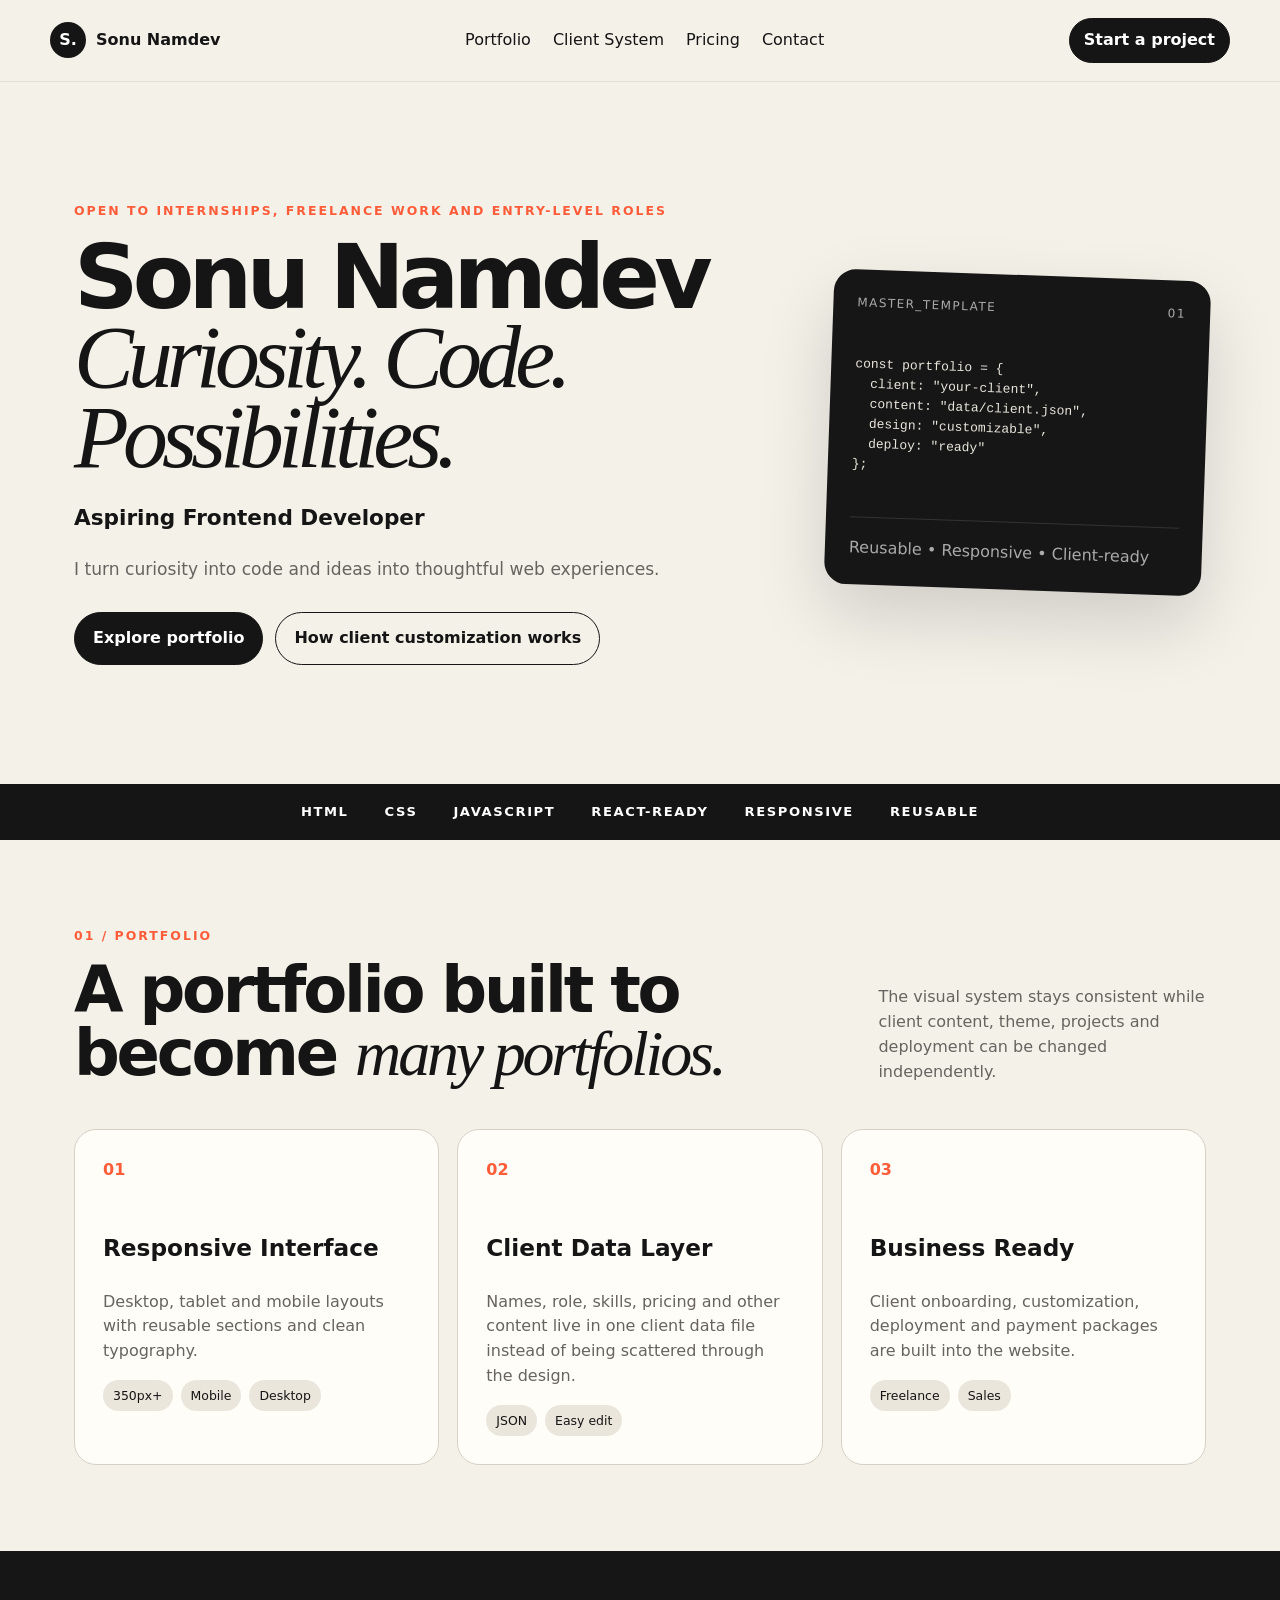
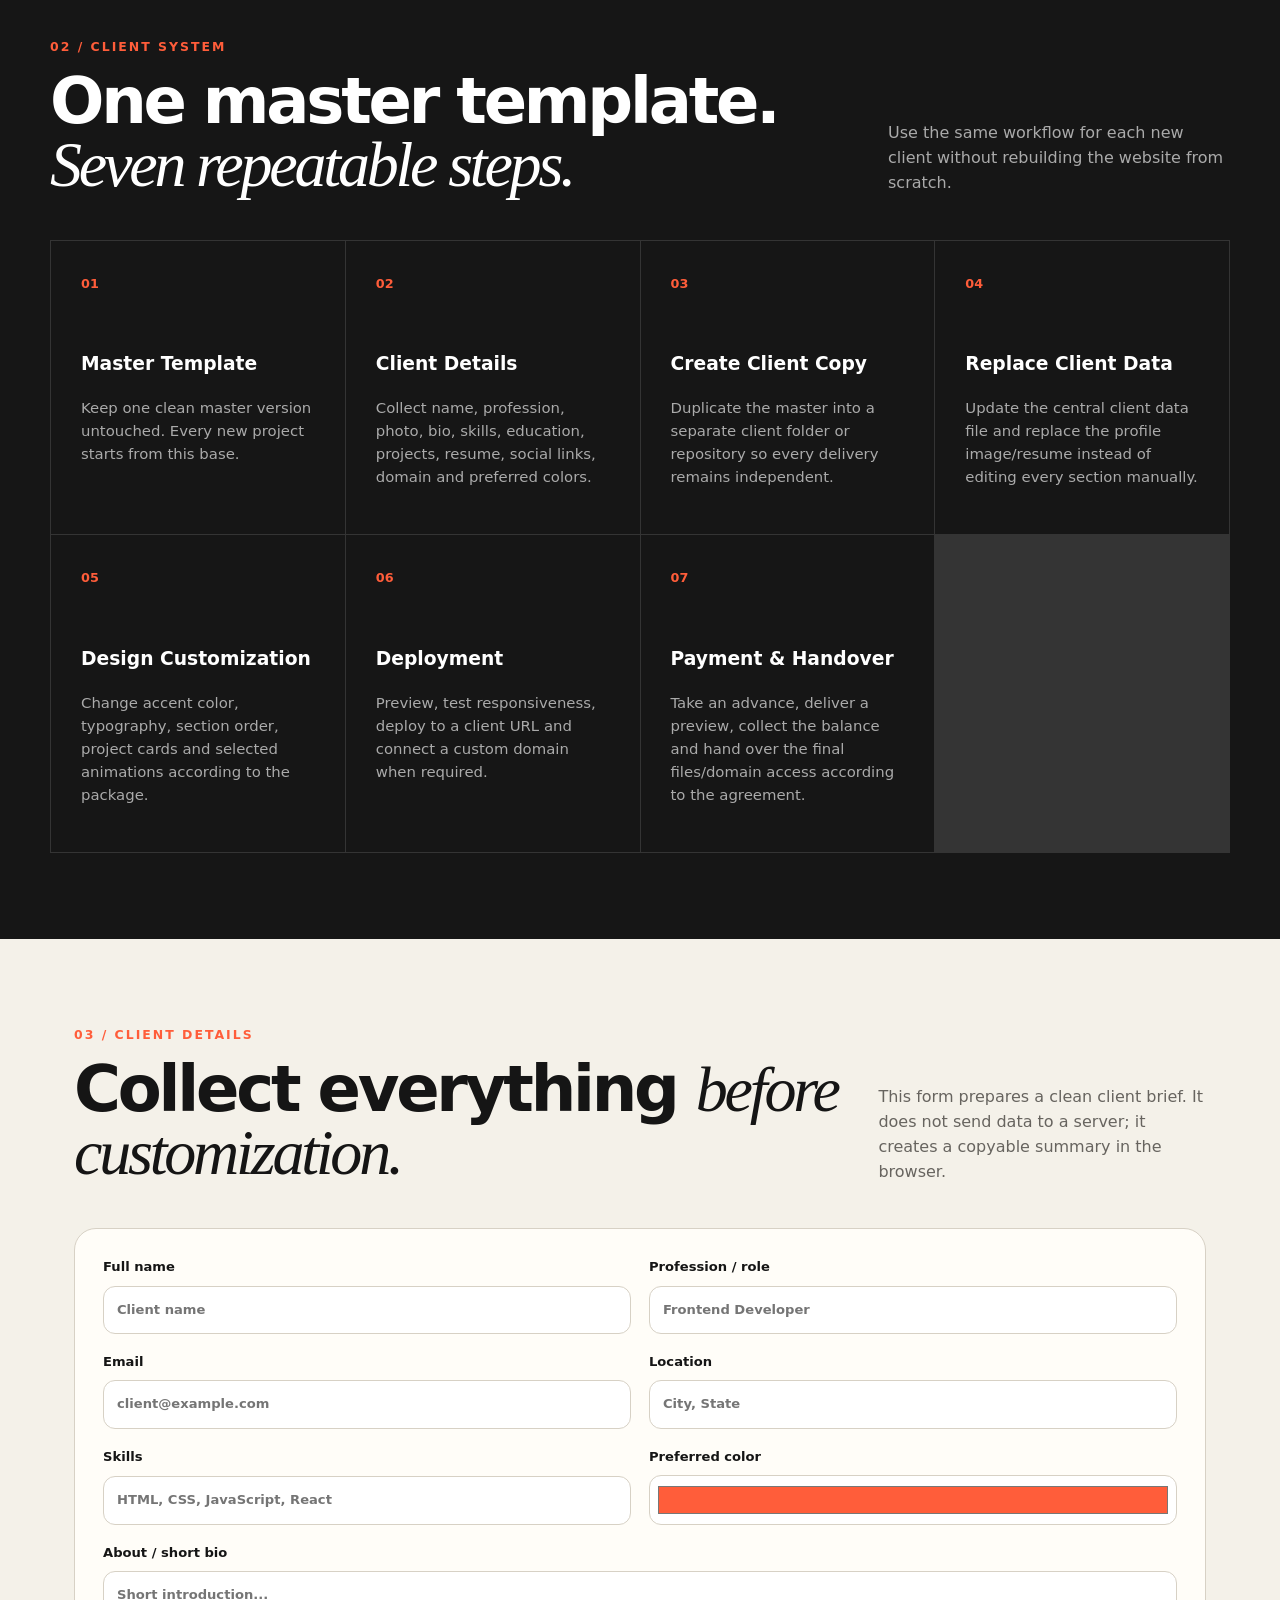
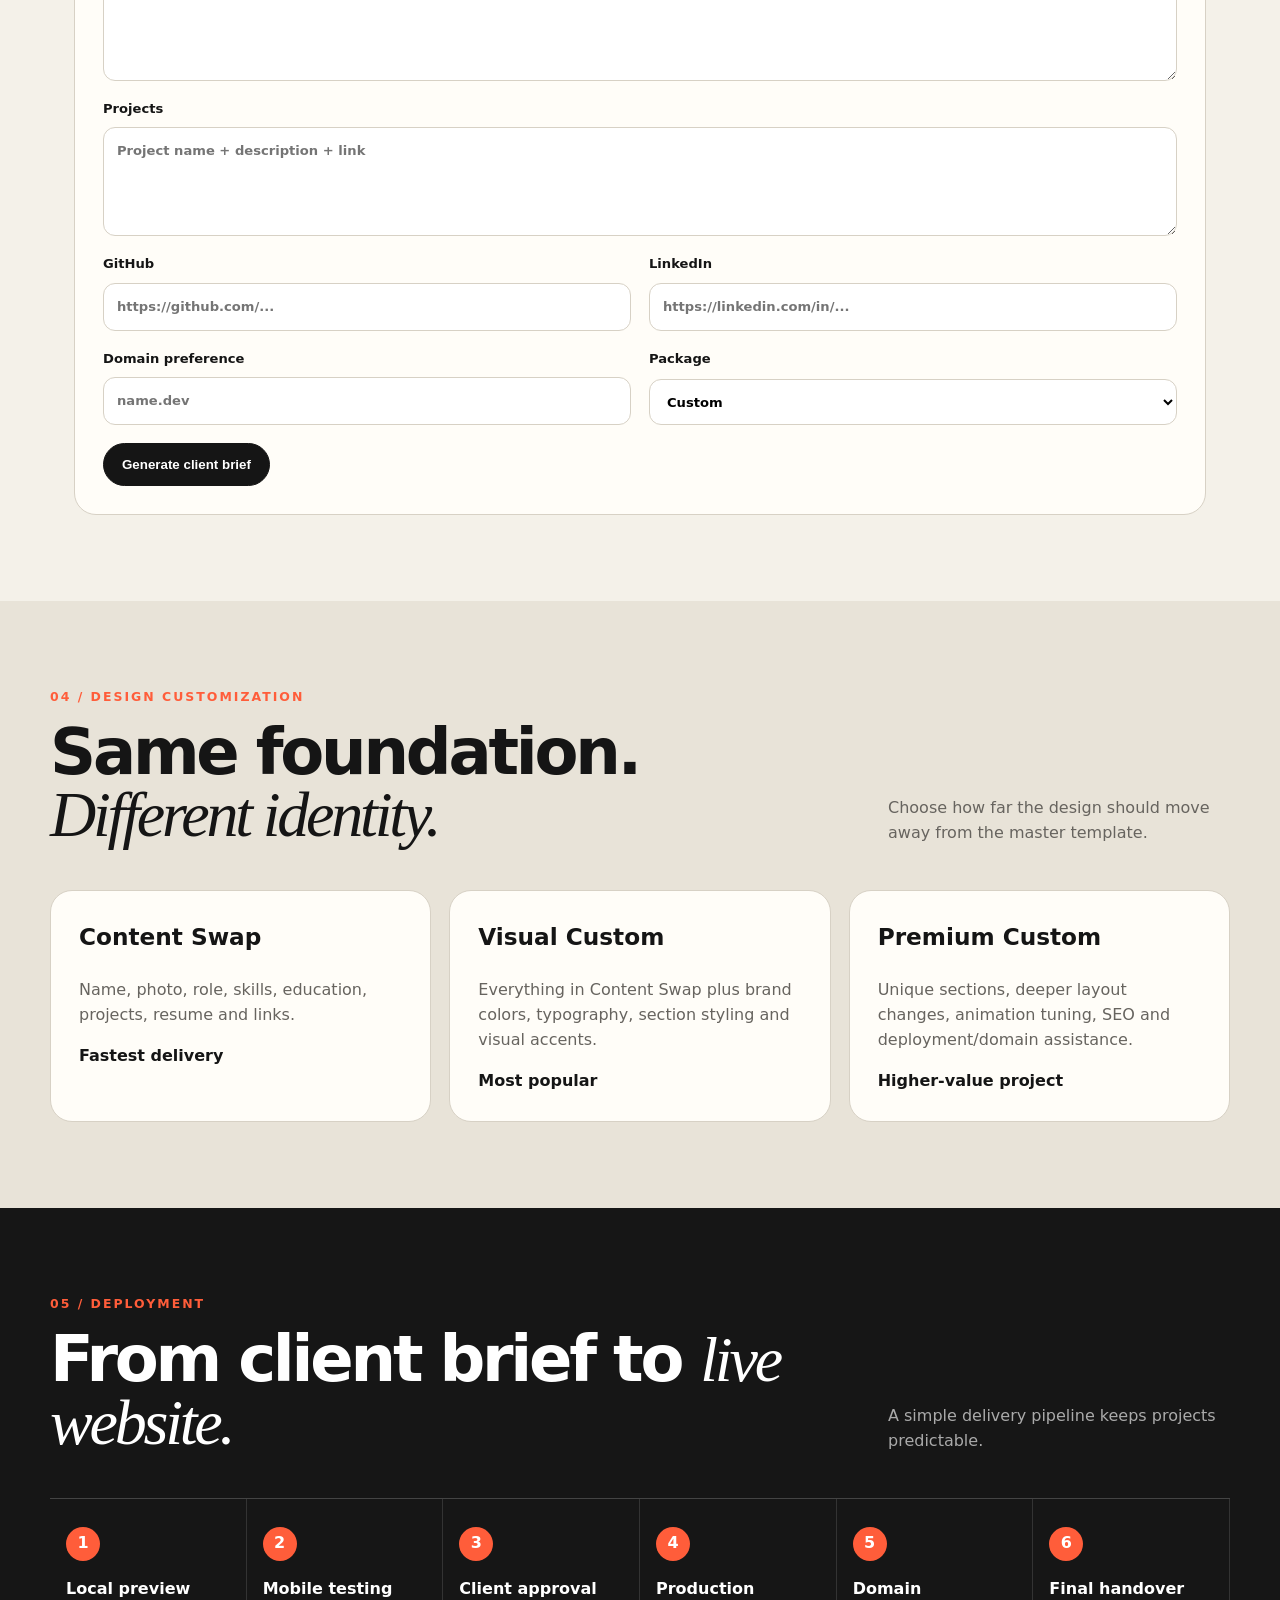
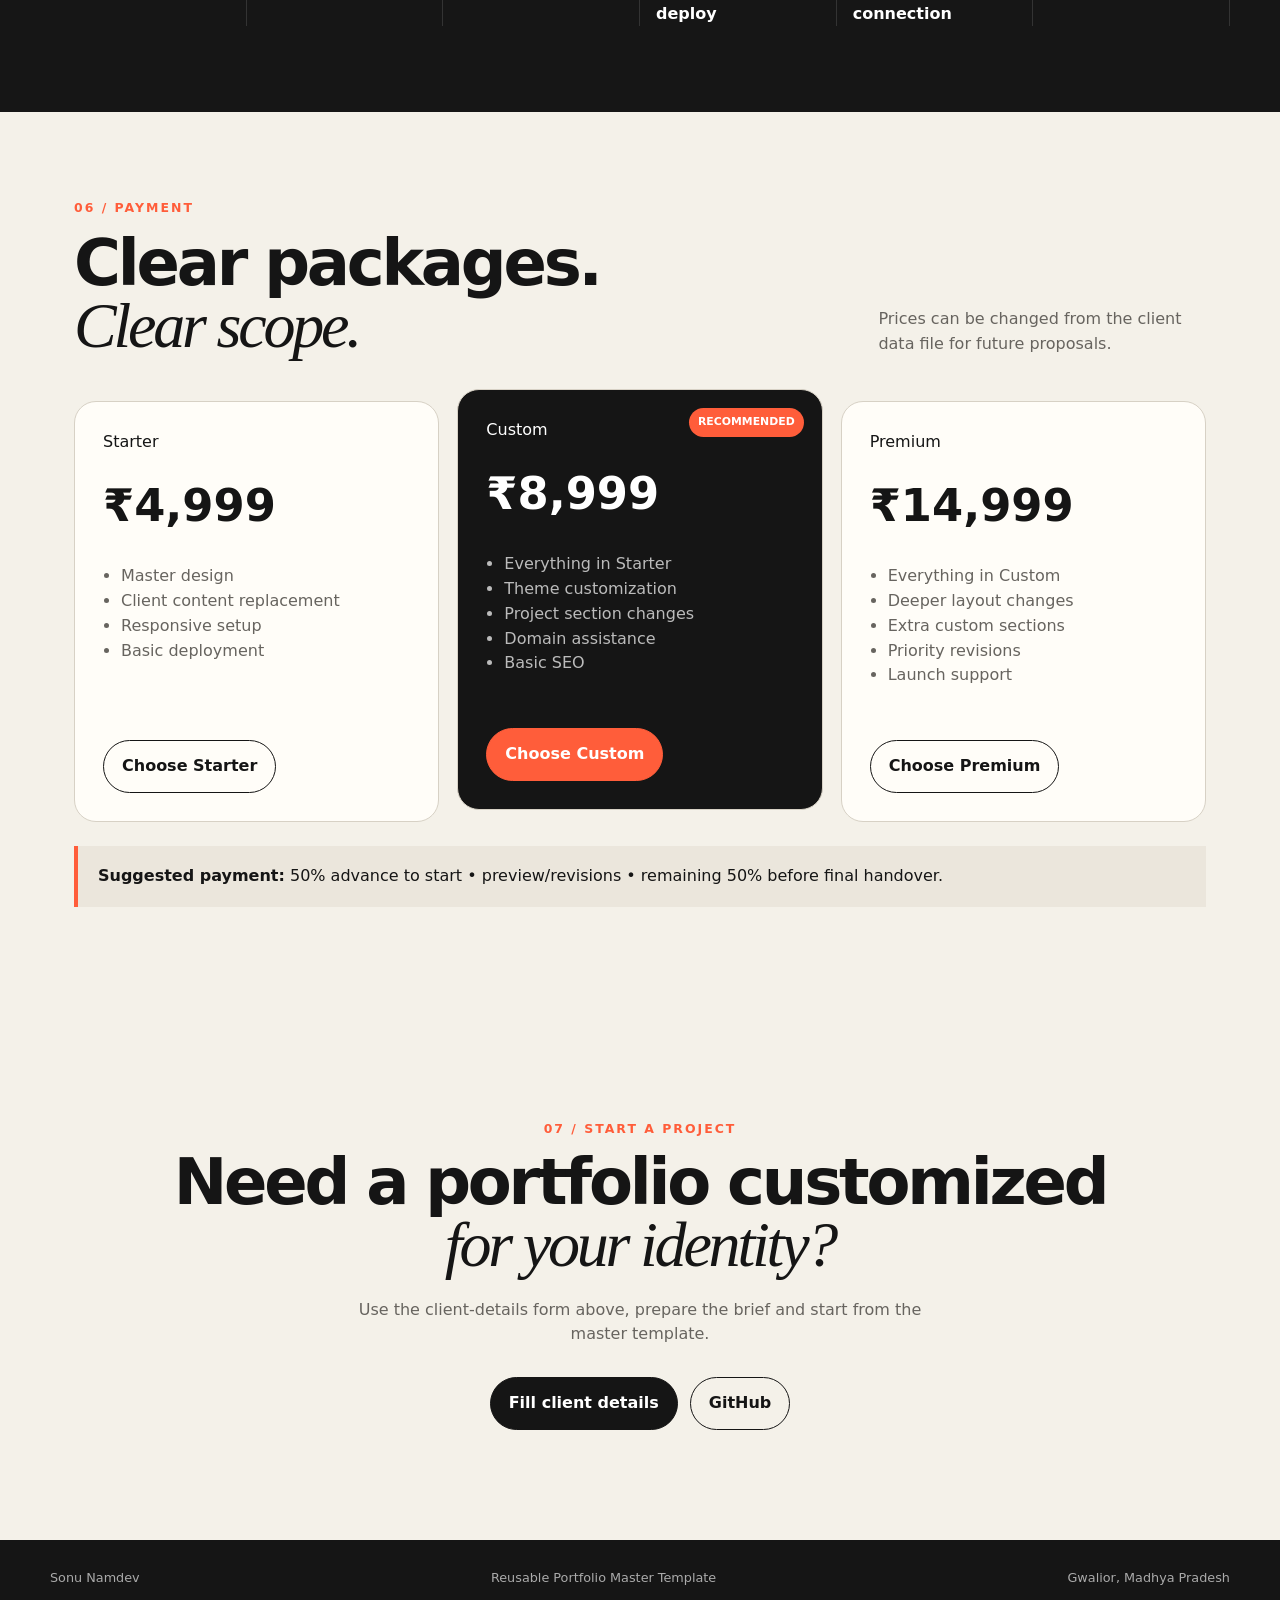
<file: client-ready/index.html>
<!DOCTYPE html>
<html lang="en">
<head>
  <meta charset="UTF-8" />
  <meta name="viewport" content="width=device-width, initial-scale=1.0" />
  <title>Portfolio Master Template</title>
  <meta name="description" content="Reusable portfolio master template for customized client websites." />
  <link rel="stylesheet" href="styles.css" />
</head>
<body>
  <header class="topbar">
    <a class="brand" href="#home"><span class="brand-mark">S.</span><span id="brandName">Sonu Namdev</span></a>
    <nav>
      <a href="#work">Portfolio</a>
      <a href="#client-system">Client System</a>
      <a href="#pricing">Pricing</a>
      <a href="#contact">Contact</a>
    </nav>
    <a class="button small" href="#client-form">Start a project</a>
  </header>

  <main>
    <section class="hero" id="home">
      <div>
        <p class="eyebrow" id="availability">Open to freelance work</p>
        <h1><span id="heroName">Sonu Namdev</span><br><em id="tagline">Curiosity. Code. Possibilities.</em></h1>
        <p class="role" id="role">Aspiring Frontend Developer</p>
        <p class="intro" id="intro">I turn curiosity into code and ideas into thoughtful web experiences.</p>
        <div class="actions">
          <a class="button" href="#work">Explore portfolio</a>
          <a class="ghost" href="#client-system">How client customization works</a>
        </div>
      </div>
      <aside class="hero-card">
        <div class="code-top"><span>MASTER_TEMPLATE</span><span>01</span></div>
        <pre><code>const portfolio = {
  client: "your-client",
  content: "data/client.json",
  design: "customizable",
  deploy: "ready"
};</code></pre>
        <div class="status">Reusable • Responsive • Client-ready</div>
      </aside>
    </section>

    <section class="strip"><span>HTML</span><span>CSS</span><span>JavaScript</span><span>React-ready</span><span>Responsive</span><span>Reusable</span></section>

    <section class="section" id="work">
      <p class="eyebrow">01 / PORTFOLIO</p>
      <div class="section-head"><h2>A portfolio built to become <em>many portfolios.</em></h2><p>The visual system stays consistent while client content, theme, projects and deployment can be changed independently.</p></div>
      <div class="cards three">
        <article class="card"><span class="number">01</span><h3>Responsive Interface</h3><p>Desktop, tablet and mobile layouts with reusable sections and clean typography.</p><div class="tags"><span>350px+</span><span>Mobile</span><span>Desktop</span></div></article>
        <article class="card"><span class="number">02</span><h3>Client Data Layer</h3><p>Names, role, skills, pricing and other content live in one client data file instead of being scattered through the design.</p><div class="tags"><span>JSON</span><span>Easy edit</span></div></article>
        <article class="card"><span class="number">03</span><h3>Business Ready</h3><p>Client onboarding, customization, deployment and payment packages are built into the website.</p><div class="tags"><span>Freelance</span><span>Sales</span></div></article>
      </div>
    </section>

    <section class="section dark" id="client-system">
      <p class="eyebrow">02 / CLIENT SYSTEM</p>
      <div class="section-head"><h2>One master template.<br><em>Seven repeatable steps.</em></h2><p>Use the same workflow for each new client without rebuilding the website from scratch.</p></div>
      <div class="process-grid">
        <article><span>01</span><h3>Master Template</h3><p>Keep one clean master version untouched. Every new project starts from this base.</p></article>
        <article><span>02</span><h3>Client Details</h3><p>Collect name, profession, photo, bio, skills, education, projects, resume, social links, domain and preferred colors.</p></article>
        <article><span>03</span><h3>Create Client Copy</h3><p>Duplicate the master into a separate client folder or repository so every delivery remains independent.</p></article>
        <article><span>04</span><h3>Replace Client Data</h3><p>Update the central client data file and replace the profile image/resume instead of editing every section manually.</p></article>
        <article><span>05</span><h3>Design Customization</h3><p>Change accent color, typography, section order, project cards and selected animations according to the package.</p></article>
        <article><span>06</span><h3>Deployment</h3><p>Preview, test responsiveness, deploy to a client URL and connect a custom domain when required.</p></article>
        <article><span>07</span><h3>Payment & Handover</h3><p>Take an advance, deliver a preview, collect the balance and hand over the final files/domain access according to the agreement.</p></article>
      </div>
    </section>

    <section class="section" id="client-form">
      <p class="eyebrow">03 / CLIENT DETAILS</p>
      <div class="section-head"><h2>Collect everything <em>before customization.</em></h2><p>This form prepares a clean client brief. It does not send data to a server; it creates a copyable summary in the browser.</p></div>
      <form id="briefForm" class="brief-form">
        <label>Full name<input name="name" required placeholder="Client name"></label>
        <label>Profession / role<input name="role" required placeholder="Frontend Developer"></label>
        <label>Email<input name="email" type="email" placeholder="client@example.com"></label>
        <label>Location<input name="location" placeholder="City, State"></label>
        <label>Skills<input name="skills" placeholder="HTML, CSS, JavaScript, React"></label>
        <label>Preferred color<input name="color" type="color" value="#ff5d3a"></label>
        <label class="wide">About / short bio<textarea name="bio" rows="4" placeholder="Short introduction..."></textarea></label>
        <label class="wide">Projects<textarea name="projects" rows="4" placeholder="Project name + description + link"></textarea></label>
        <label>GitHub<input name="github" placeholder="https://github.com/... "></label>
        <label>LinkedIn<input name="linkedin" placeholder="https://linkedin.com/in/... "></label>
        <label>Domain preference<input name="domain" placeholder="name.dev"></label>
        <label>Package<select name="package"><option>Starter</option><option selected>Custom</option><option>Premium</option></select></label>
        <button class="button" type="submit">Generate client brief</button>
      </form>
      <div class="brief-output" id="briefOutput" hidden><div class="output-top"><h3>Client brief</h3><button id="copyBrief" class="ghost" type="button">Copy brief</button></div><pre id="briefText"></pre></div>
    </section>

    <section class="section muted" id="customization">
      <p class="eyebrow">04 / DESIGN CUSTOMIZATION</p>
      <div class="section-head"><h2>Same foundation.<br><em>Different identity.</em></h2><p>Choose how far the design should move away from the master template.</p></div>
      <div class="cards three">
        <article class="card"><h3>Content Swap</h3><p>Name, photo, role, skills, education, projects, resume and links.</p><strong>Fastest delivery</strong></article>
        <article class="card"><h3>Visual Custom</h3><p>Everything in Content Swap plus brand colors, typography, section styling and visual accents.</p><strong>Most popular</strong></article>
        <article class="card"><h3>Premium Custom</h3><p>Unique sections, deeper layout changes, animation tuning, SEO and deployment/domain assistance.</p><strong>Higher-value project</strong></article>
      </div>
    </section>

    <section class="section dark" id="deployment">
      <p class="eyebrow">05 / DEPLOYMENT</p>
      <div class="section-head"><h2>From client brief to <em>live website.</em></h2><p>A simple delivery pipeline keeps projects predictable.</p></div>
      <div class="timeline"><div><b>1</b><span>Local preview</span></div><div><b>2</b><span>Mobile testing</span></div><div><b>3</b><span>Client approval</span></div><div><b>4</b><span>Production deploy</span></div><div><b>5</b><span>Domain connection</span></div><div><b>6</b><span>Final handover</span></div></div>
    </section>

    <section class="section" id="pricing">
      <p class="eyebrow">06 / PAYMENT</p>
      <div class="section-head"><h2>Clear packages.<br><em>Clear scope.</em></h2><p>Prices can be changed from the client data file for future proposals.</p></div>
      <div class="pricing-grid">
        <article class="price-card"><p>Starter</p><h3 id="starterPrice">₹4,999</h3><ul><li>Master design</li><li>Client content replacement</li><li>Responsive setup</li><li>Basic deployment</li></ul><a href="#contact" class="ghost">Choose Starter</a></article>
        <article class="price-card featured"><span class="badge">RECOMMENDED</span><p>Custom</p><h3 id="customPrice">₹8,999</h3><ul><li>Everything in Starter</li><li>Theme customization</li><li>Project section changes</li><li>Domain assistance</li><li>Basic SEO</li></ul><a href="#contact" class="button">Choose Custom</a></article>
        <article class="price-card"><p>Premium</p><h3 id="premiumPrice">₹14,999</h3><ul><li>Everything in Custom</li><li>Deeper layout changes</li><li>Extra custom sections</li><li>Priority revisions</li><li>Launch support</li></ul><a href="#contact" class="ghost">Choose Premium</a></article>
      </div>
      <p class="payment-note"><strong>Suggested payment:</strong> 50% advance to start • preview/revisions • remaining 50% before final handover.</p>
    </section>

    <section class="section contact" id="contact">
      <p class="eyebrow">07 / START A PROJECT</p>
      <h2>Need a portfolio customized<br><em>for your identity?</em></h2>
      <p>Use the client-details form above, prepare the brief and start from the master template.</p>
      <div class="actions"><a class="button" href="#client-form">Fill client details</a><a class="ghost" id="githubLink" href="https://github.com/isonu-x" target="_blank" rel="noreferrer">GitHub</a></div>
    </section>
  </main>

  <footer><span id="footerName">Sonu Namdev</span><span>Reusable Portfolio Master Template</span><span id="footerLocation">Gwalior, Madhya Pradesh</span></footer>

  <script src="app.js"></script>
</body>
</html>
</file>
<file: client-ready/styles.css>
:root{--bg:#f4f1e9;--ink:#151515;--muted:#67645f;--accent:#ff5d3a;--card:#fffdf8;--dark:#161616;--line:#d7d1c5;--radius:22px;--max:1180px}*{box-sizing:border-box}html{scroll-behavior:smooth}body{margin:0;background:var(--bg);color:var(--ink);font-family:Inter,ui-sans-serif,system-ui,-apple-system,BlinkMacSystemFont,"Segoe UI",sans-serif;line-height:1.55}.topbar{position:sticky;top:0;z-index:20;display:flex;align-items:center;justify-content:space-between;gap:24px;padding:18px max(24px,calc((100vw - var(--max))/2));background:rgba(244,241,233,.9);backdrop-filter:blur(14px);border-bottom:1px solid rgba(21,21,21,.08)}.brand{display:flex;align-items:center;gap:10px;color:inherit;text-decoration:none;font-weight:800}.brand-mark{display:grid;place-items:center;width:36px;height:36px;background:var(--ink);color:white;border-radius:50%}.topbar nav{display:flex;gap:22px}.topbar nav a,.ghost{color:inherit;text-decoration:none}.button,.ghost{display:inline-flex;align-items:center;justify-content:center;border-radius:999px;padding:13px 18px;border:1px solid var(--ink);font-weight:750;cursor:pointer}.button{background:var(--ink);color:white;text-decoration:none}.button:hover{background:var(--accent);border-color:var(--accent)}.ghost{background:transparent}.small{padding:9px 14px}.hero,.section{max-width:var(--max);margin:auto;padding:86px 24px}.hero{min-height:78vh;display:grid;grid-template-columns:1.3fr .7fr;align-items:center;gap:56px}.eyebrow{font-size:.78rem;font-weight:850;letter-spacing:.16em;text-transform:uppercase;color:var(--accent)}h1,h2,h3,p{margin-top:0}h1{font-size:clamp(3.2rem,7vw,7.2rem);line-height:.88;letter-spacing:-.065em;margin:18px 0 24px}h1 em,h2 em{font-family:Georgia,serif;font-weight:400}.role{font-size:1.35rem;font-weight:800}.intro{max-width:620px;color:var(--muted);font-size:1.07rem}.actions{display:flex;flex-wrap:wrap;gap:12px;margin-top:30px}.hero-card{background:var(--dark);color:white;border-radius:var(--radius);padding:24px;box-shadow:0 30px 70px rgba(0,0,0,.15);transform:rotate(2deg)}.code-top{display:flex;justify-content:space-between;font-size:.75rem;letter-spacing:.12em;color:#aaa}.hero-card pre{overflow:auto;margin:42px 0;color:#e9e6dd}.status{padding-top:18px;border-top:1px solid #333;color:#aaa}.strip{display:flex;justify-content:center;gap:36px;flex-wrap:wrap;background:var(--ink);color:white;padding:18px 24px;font-size:.82rem;font-weight:800;letter-spacing:.12em;text-transform:uppercase}.section-head{display:grid;grid-template-columns:1.4fr .6fr;gap:40px;align-items:end;margin:14px 0 44px}.section-head h2,.contact h2{font-size:clamp(2.5rem,5vw,5.2rem);line-height:.97;letter-spacing:-.05em;margin:0}.section-head p{color:var(--muted);margin:0}.dark{max-width:none;background:var(--dark);color:white;padding-left:max(24px,calc((100vw - var(--max))/2));padding-right:max(24px,calc((100vw - var(--max))/2))}.dark .section-head p{color:#aaa}.cards,.pricing-grid{display:grid;gap:18px}.cards.three,.pricing-grid{grid-template-columns:repeat(3,1fr)}.card,.price-card{background:var(--card);border:1px solid var(--line);border-radius:var(--radius);padding:28px}.card .number{display:block;color:var(--accent);font-weight:850;margin-bottom:48px}.card h3{font-size:1.45rem}.card p{color:var(--muted)}.tags{display:flex;flex-wrap:wrap;gap:8px}.tags span{background:#ebe6dc;padding:6px 10px;border-radius:999px;font-size:.78rem}.process-grid{display:grid;grid-template-columns:repeat(4,1fr);gap:1px;background:#343434;border:1px solid #343434}.process-grid article{background:var(--dark);padding:30px;min-height:240px}.process-grid span{color:var(--accent);font-size:.8rem;font-weight:850}.process-grid h3{margin-top:54px}.process-grid p{color:#aaa;font-size:.93rem}.brief-form{display:grid;grid-template-columns:repeat(2,1fr);gap:18px;background:var(--card);padding:28px;border:1px solid var(--line);border-radius:var(--radius)}.brief-form label{display:grid;gap:8px;font-size:.82rem;font-weight:800}.brief-form .wide{grid-column:1/-1}.brief-form input,.brief-form textarea,.brief-form select{width:100%;border:1px solid var(--line);background:white;border-radius:12px;padding:13px;font:inherit}.brief-form input[type=color]{height:50px;padding:6px}.brief-form button{justify-self:start}.brief-output{margin-top:18px;background:var(--dark);color:white;border-radius:var(--radius);padding:24px}.brief-output pre{white-space:pre-wrap;overflow-wrap:anywhere;color:#ddd}.output-top{display:flex;justify-content:space-between;gap:12px;align-items:center}.brief-output .ghost{color:white;border-color:#555}.muted{background:#e8e3d8;max-width:none;padding-left:max(24px,calc((100vw - var(--max))/2));padding-right:max(24px,calc((100vw - var(--max))/2))}.timeline{display:grid;grid-template-columns:repeat(6,1fr);border-top:1px solid #444}.timeline div{padding:28px 16px 0;border-right:1px solid #333}.timeline b{display:grid;place-items:center;width:34px;height:34px;border-radius:50%;background:var(--accent);margin-bottom:16px}.timeline span{font-weight:750}.price-card{position:relative}.price-card h3{font-size:2.8rem;margin:8px 0 24px}.price-card ul{padding-left:18px;color:var(--muted);min-height:160px}.price-card.featured{background:var(--ink);color:white;transform:translateY(-12px)}.price-card.featured ul{color:#bbb}.price-card.featured .button{background:var(--accent);border-color:var(--accent)}.badge{position:absolute;right:18px;top:18px;background:var(--accent);color:white;padding:6px 9px;border-radius:999px;font-size:.68rem;font-weight:850}.payment-note{margin-top:24px;padding:18px 20px;border-left:4px solid var(--accent);background:#ebe6dc}.contact{text-align:center;padding-top:110px;padding-bottom:110px}.contact p:not(.eyebrow){max-width:620px;margin:22px auto;color:var(--muted)}.contact .actions{justify-content:center}footer{display:flex;justify-content:space-between;gap:18px;padding:28px max(24px,calc((100vw - var(--max))/2));background:var(--ink);color:#aaa;font-size:.8rem}@media(max-width:900px){.topbar nav{display:none}.hero{grid-template-columns:1fr;min-height:auto}.hero-card{transform:none}.section-head{grid-template-columns:1fr}.cards.three,.pricing-grid{grid-template-columns:1fr}.process-grid{grid-template-columns:repeat(2,1fr)}.timeline{grid-template-columns:repeat(2,1fr);gap:20px}.price-card.featured{transform:none}}@media(max-width:560px){.topbar{padding:14px 16px}.topbar .small{display:none}.hero,.section{padding:64px 18px}.hero{gap:30px}h1{font-size:clamp(3rem,17vw,5rem)}.strip{justify-content:flex-start;gap:20px}.process-grid{grid-template-columns:1fr}.brief-form{grid-template-columns:1fr;padding:18px}.brief-form .wide{grid-column:auto}.timeline{grid-template-columns:1fr}.timeline div{border-right:0;border-bottom:1px solid #333;padding:18px 0}footer{flex-direction:column;padding:24px 18px}}
</file>
